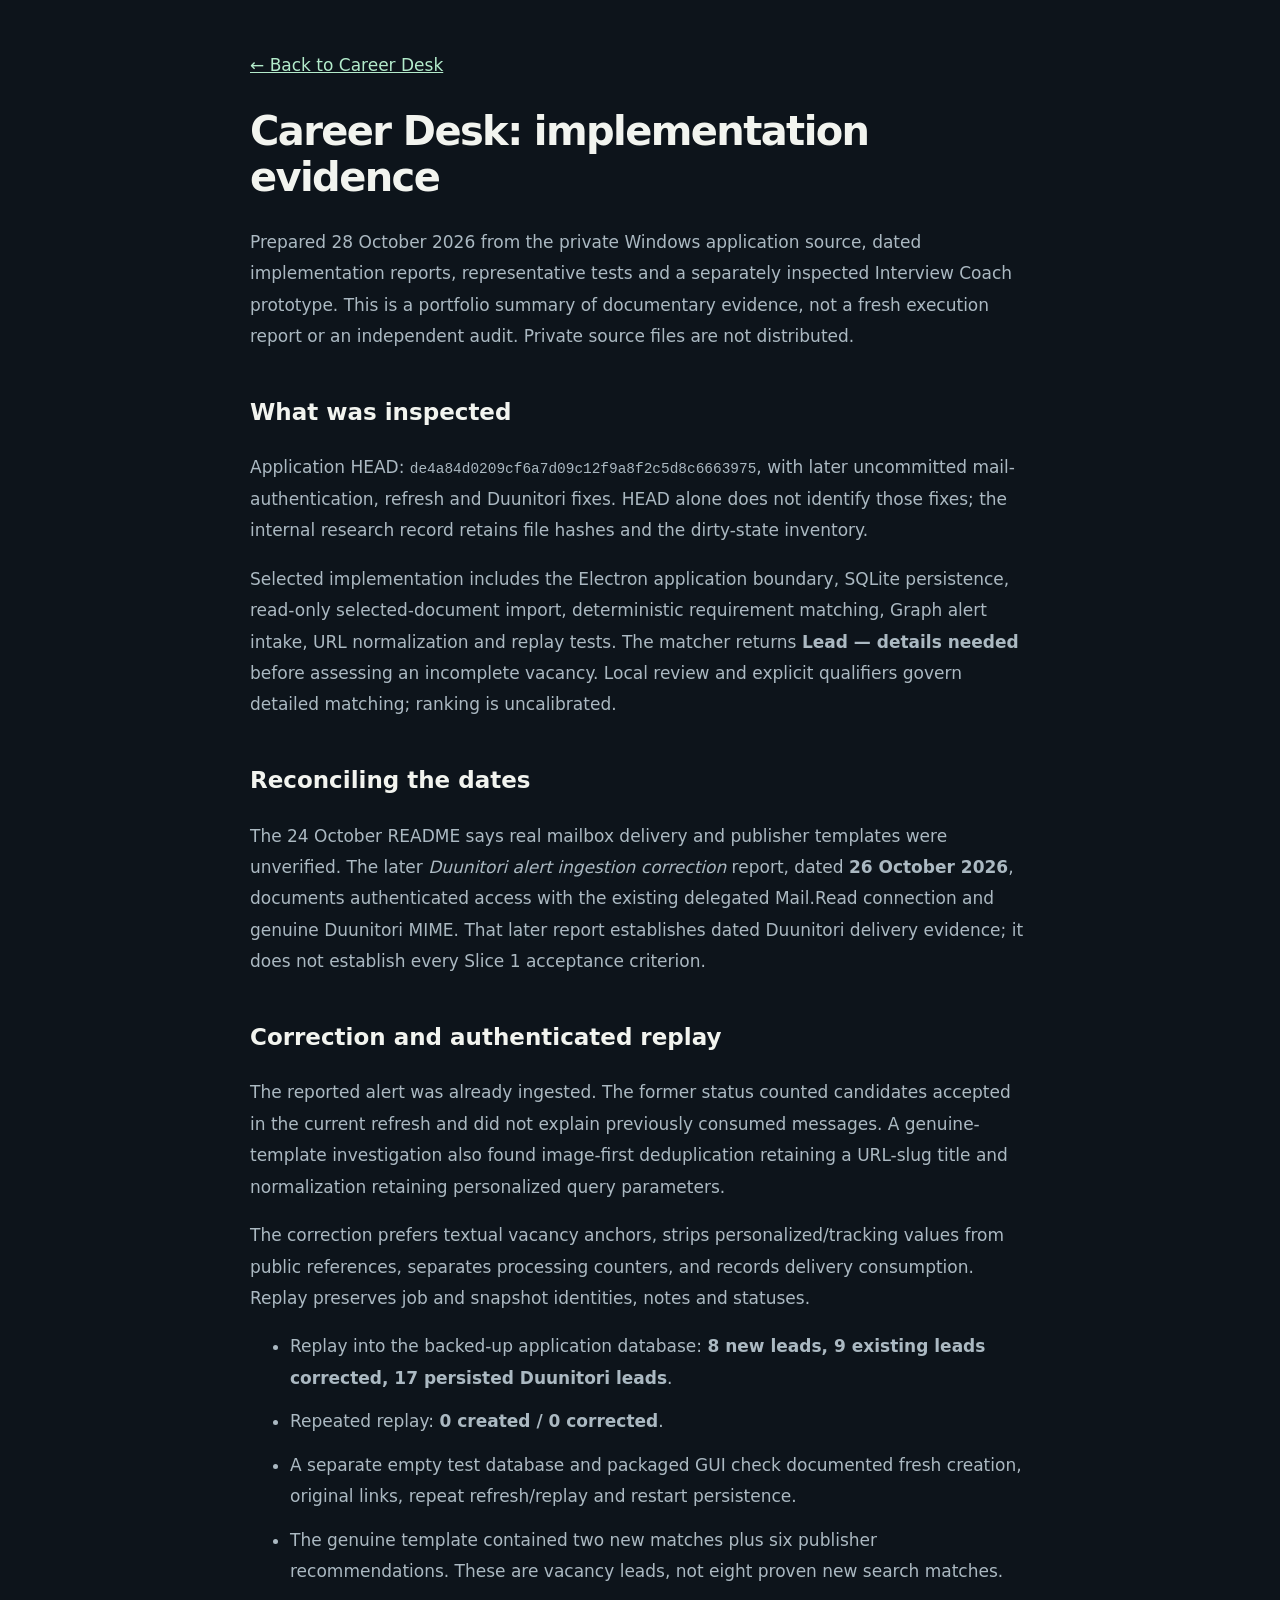
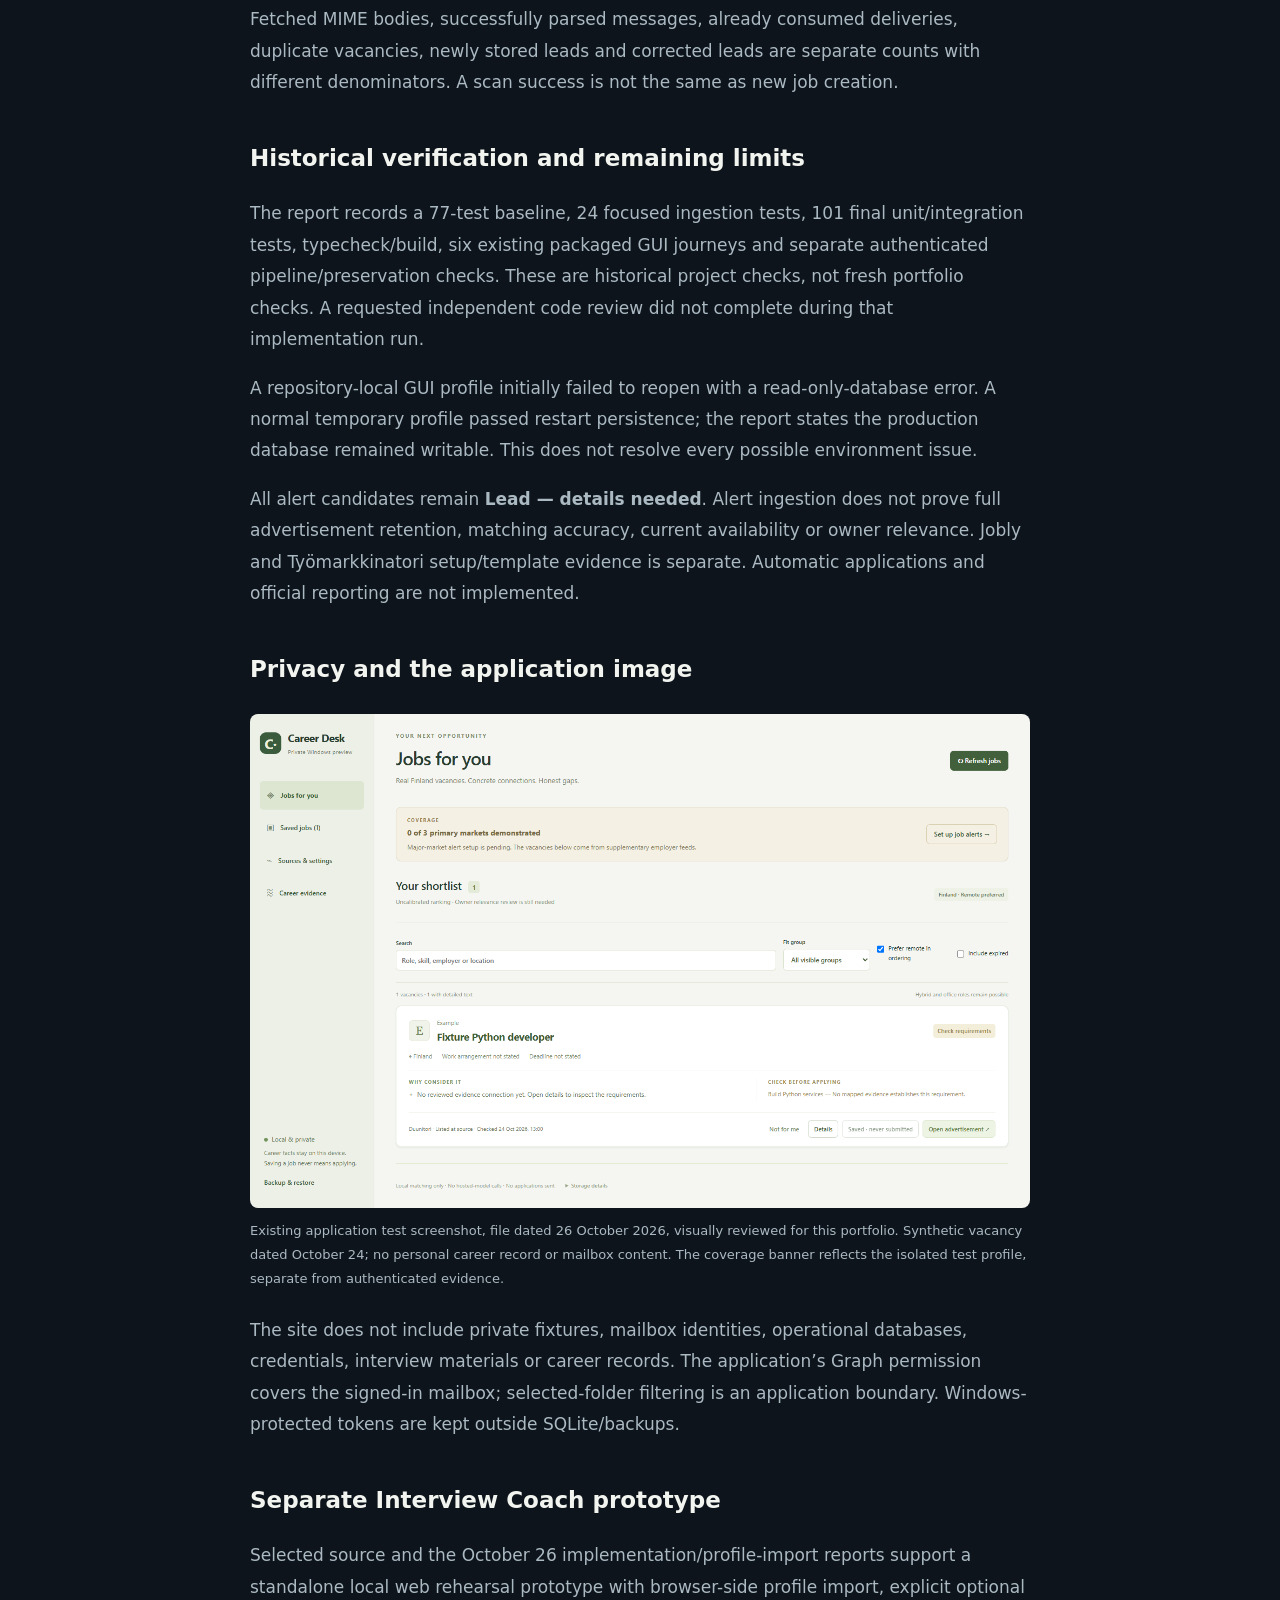
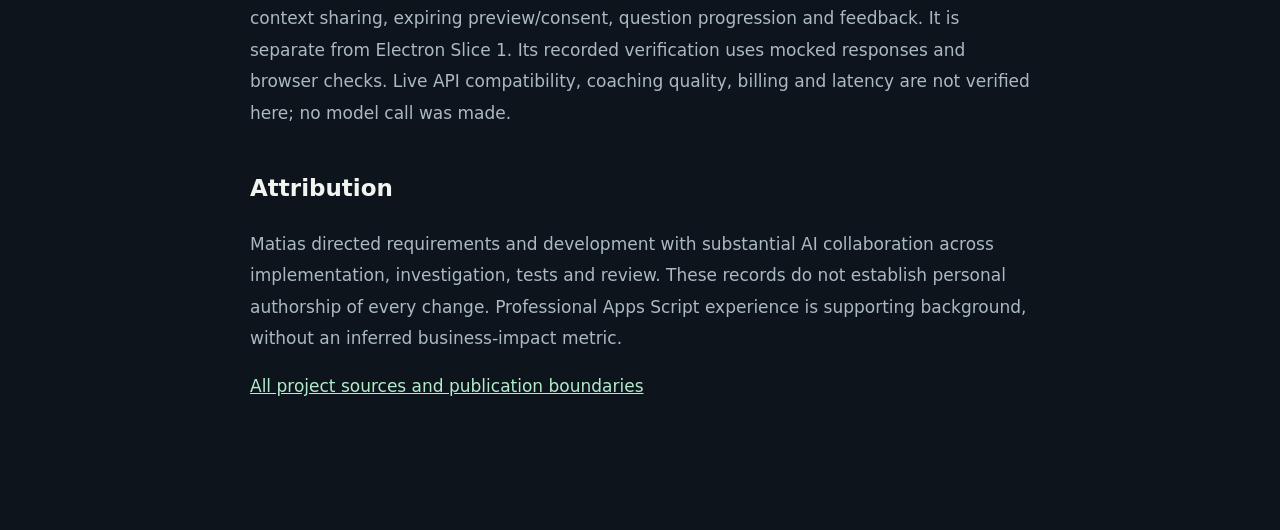
<file: career-desk-evidence.html>
<!doctype html>
<html lang="en"><head><meta charset="utf-8"><meta name="viewport" content="width=device-width,initial-scale=1"><meta name="theme-color" content="#0d141b"><title>Career Desk implementation evidence — Matias Laukka</title>
<style>body{font:17px/1.85 system-ui,sans-serif;background:#0d141b;color:#f2f4ef;margin:0}main{max-width:780px;margin:50px auto;padding:0 24px 60px}h1{font-size:40px;line-height:1.15;letter-spacing:-.04em}h2{font-size:23px;margin-top:38px}p,li{color:#abb9c2}a{color:#b3ebcb;overflow-wrap:anywhere}a:focus-visible{outline:2px solid #b3ebcb;outline-offset:4px}code{overflow-wrap:anywhere;font-size:.85em}li{margin:12px 0}img{width:100%;height:auto;border-radius:8px}figcaption{font-size:13px;color:#abb9c2}figure{margin:24px 0}</style></head>
<body><main><a href="./#career">← Back to Career Desk</a><h1>Career Desk: implementation evidence</h1>
<p>Prepared 28 October 2026 from the private Windows application source, dated implementation reports, representative tests and a separately inspected Interview Coach prototype. This is a portfolio summary of documentary evidence, not a fresh execution report or an independent audit. Private source files are not distributed.</p>
<h2>What was inspected</h2><p>Application HEAD: <code>de4a84d0209cf6a7d09c12f9a8f2c5d8c6663975</code>, with later uncommitted mail-authentication, refresh and Duunitori fixes. HEAD alone does not identify those fixes; the internal research record retains file hashes and the dirty-state inventory.</p>
<p>Selected implementation includes the Electron application boundary, SQLite persistence, read-only selected-document import, deterministic requirement matching, Graph alert intake, URL normalization and replay tests. The matcher returns <strong>Lead — details needed</strong> before assessing an incomplete vacancy. Local review and explicit qualifiers govern detailed matching; ranking is uncalibrated.</p>
<h2>Reconciling the dates</h2><p>The 24 October README says real mailbox delivery and publisher templates were unverified. The later <em>Duunitori alert ingestion correction</em> report, dated <strong>26 October 2026</strong>, documents authenticated access with the existing delegated Mail.Read connection and genuine Duunitori MIME. That later report establishes dated Duunitori delivery evidence; it does not establish every Slice 1 acceptance criterion.</p>
<h2>Correction and authenticated replay</h2><p>The reported alert was already ingested. The former status counted candidates accepted in the current refresh and did not explain previously consumed messages. A genuine-template investigation also found image-first deduplication retaining a URL-slug title and normalization retaining personalized query parameters.</p>
<p>The correction prefers textual vacancy anchors, strips personalized/tracking values from public references, separates processing counters, and records delivery consumption. Replay preserves job and snapshot identities, notes and statuses.</p>
<ul><li>Replay into the backed-up application database: <strong>8 new leads, 9 existing leads corrected, 17 persisted Duunitori leads</strong>.</li><li>Repeated replay: <strong>0 created / 0 corrected</strong>.</li><li>A separate empty test database and packaged GUI check documented fresh creation, original links, repeat refresh/replay and restart persistence.</li><li>The genuine template contained two new matches plus six publisher recommendations. These are vacancy leads, not eight proven new search matches.</li></ul>
<p>Fetched MIME bodies, successfully parsed messages, already consumed deliveries, duplicate vacancies, newly stored leads and corrected leads are separate counts with different denominators. A scan success is not the same as new job creation.</p>
<h2>Historical verification and remaining limits</h2><p>The report records a 77-test baseline, 24 focused ingestion tests, 101 final unit/integration tests, typecheck/build, six existing packaged GUI journeys and separate authenticated pipeline/preservation checks. These are historical project checks, not fresh portfolio checks. A requested independent code review did not complete during that implementation run.</p>
<p>A repository-local GUI profile initially failed to reopen with a read-only-database error. A normal temporary profile passed restart persistence; the report states the production database remained writable. This does not resolve every possible environment issue.</p>
<p>All alert candidates remain <strong>Lead — details needed</strong>. Alert ingestion does not prove full advertisement retention, matching accuracy, current availability or owner relevance. Jobly and Työmarkkinatori setup/template evidence is separate. Automatic applications and official reporting are not implemented.</p>
<h2>Privacy and the application image</h2><figure><img src="./images/career-desk-fixture.png" width="1444" height="915" alt="Historical Career Desk test dashboard with one synthetic Fixture Python developer vacancy"><figcaption>Existing application test screenshot, file dated 26 October 2026, visually reviewed for this portfolio. Synthetic vacancy dated October 24; no personal career record or mailbox content. The coverage banner reflects the isolated test profile, separate from authenticated evidence.</figcaption></figure>
<p>The site does not include private fixtures, mailbox identities, operational databases, credentials, interview materials or career records. The application’s Graph permission covers the signed-in mailbox; selected-folder filtering is an application boundary. Windows-protected tokens are kept outside SQLite/backups.</p>
<h2>Separate Interview Coach prototype</h2><p>Selected source and the October 26 implementation/profile-import reports support a standalone local web rehearsal prototype with browser-side profile import, explicit optional context sharing, expiring preview/consent, question progression and feedback. It is separate from Electron Slice 1. Its recorded verification uses mocked responses and browser checks. Live API compatibility, coaching quality, billing and latency are not verified here; no model call was made.</p>
<h2>Attribution</h2><p>Matias directed requirements and development with substantial AI collaboration across implementation, investigation, tests and review. These records do not establish personal authorship of every change. Professional Apps Script experience is supporting background, without an inferred business-impact metric.</p>
<p><a href="./evidence.html">All project sources and publication boundaries</a></p></main></body></html>
</file>
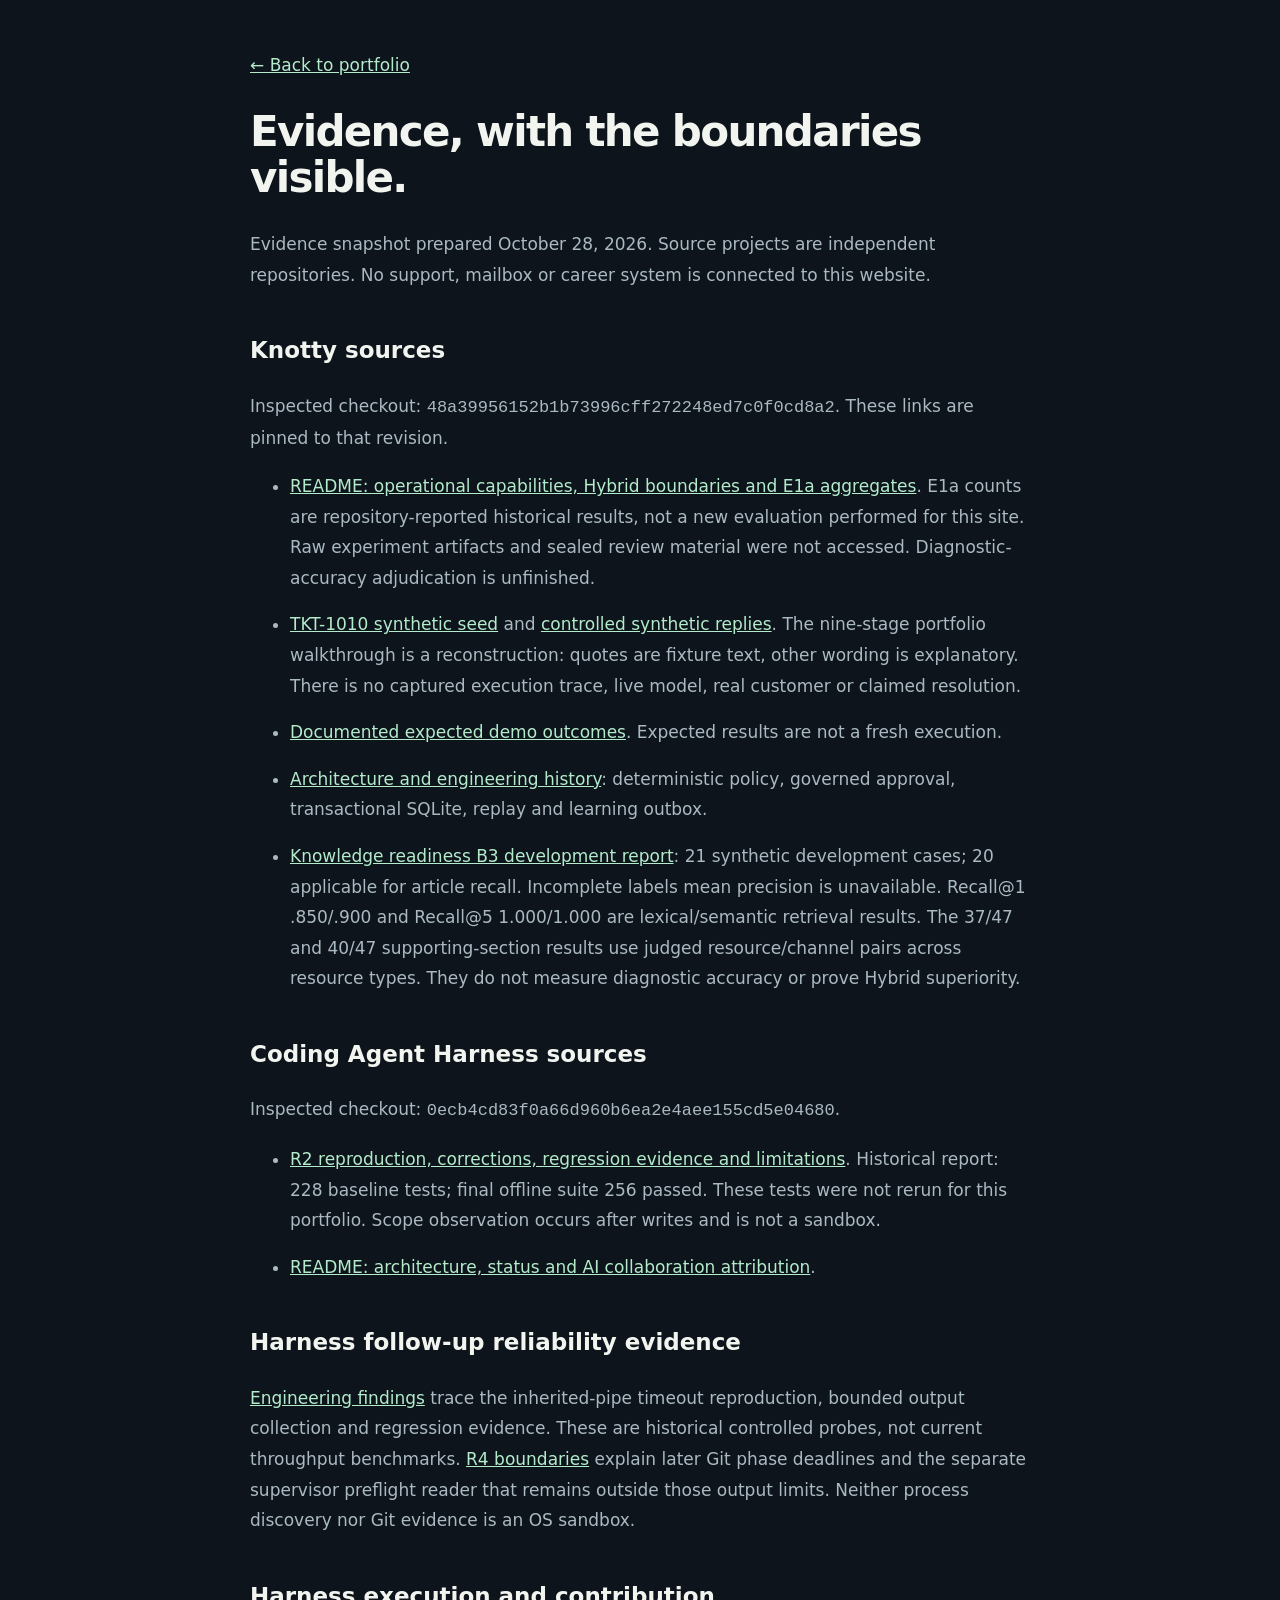
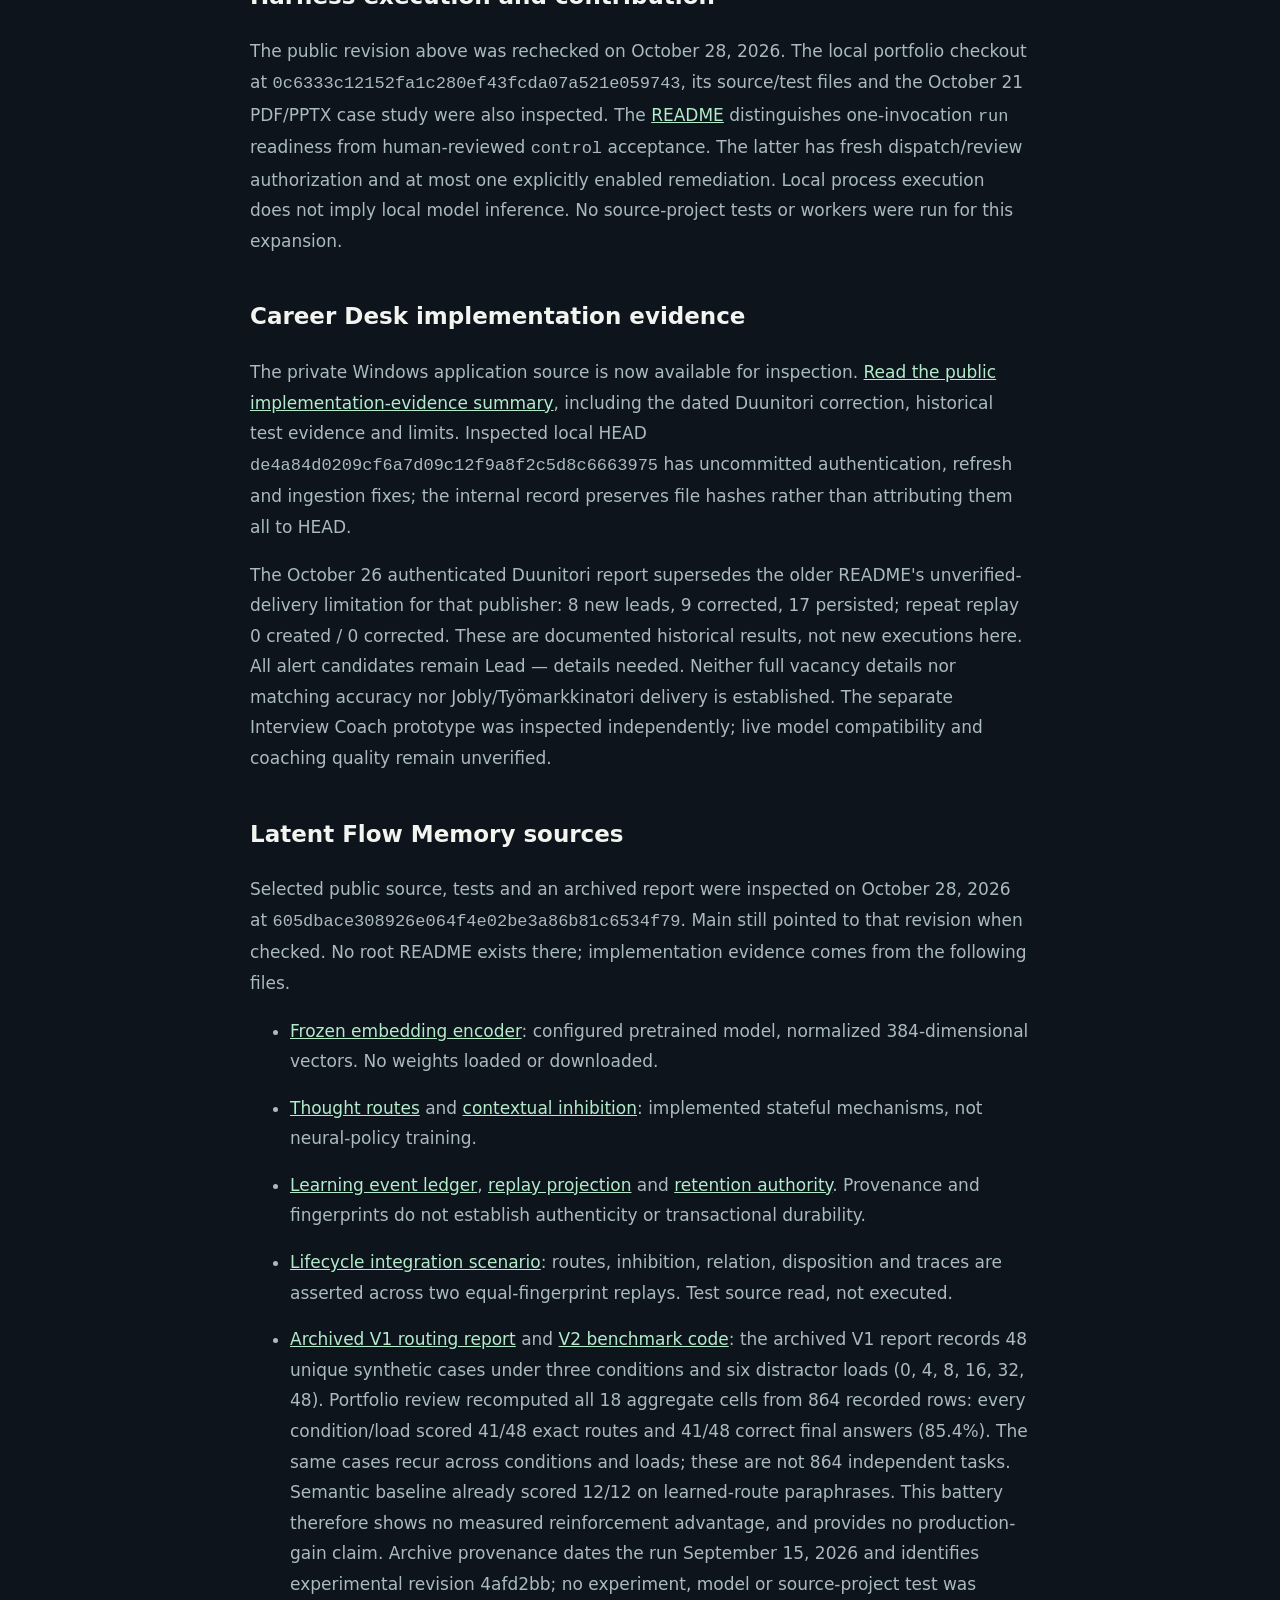
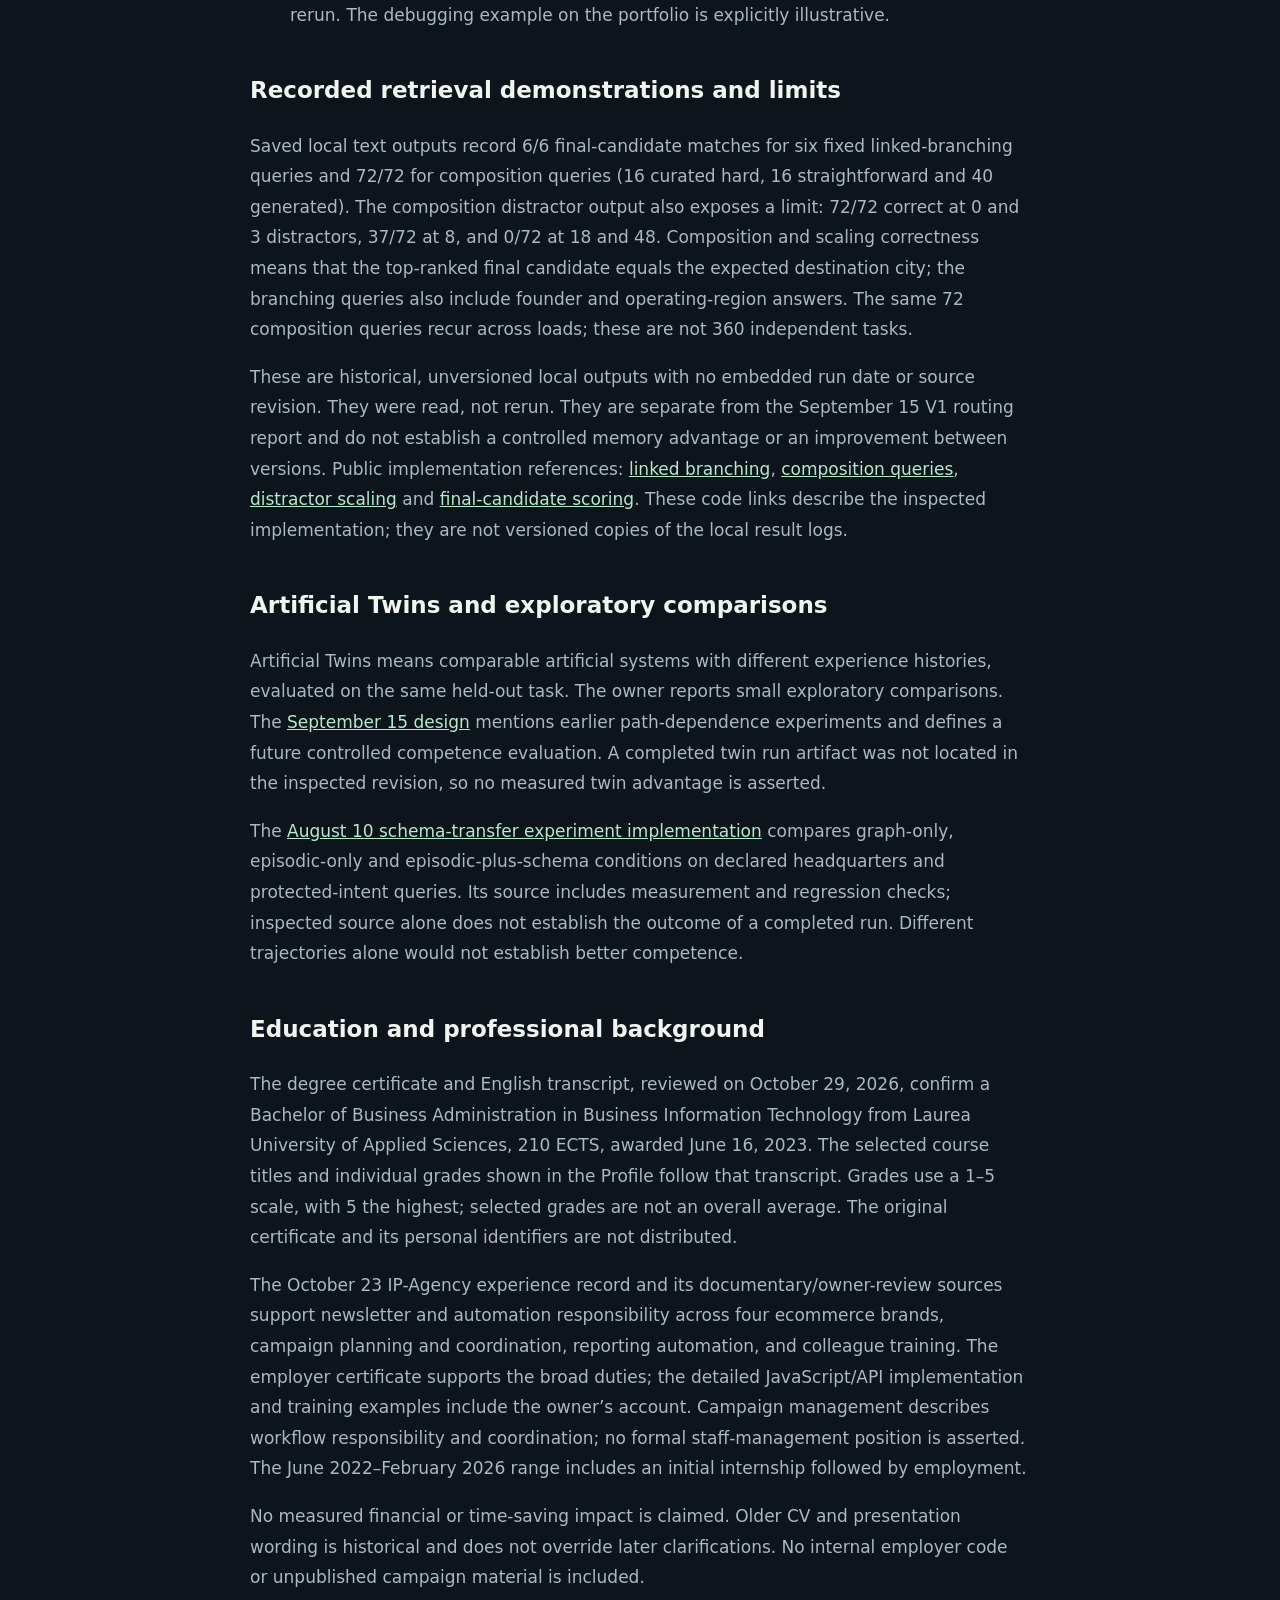
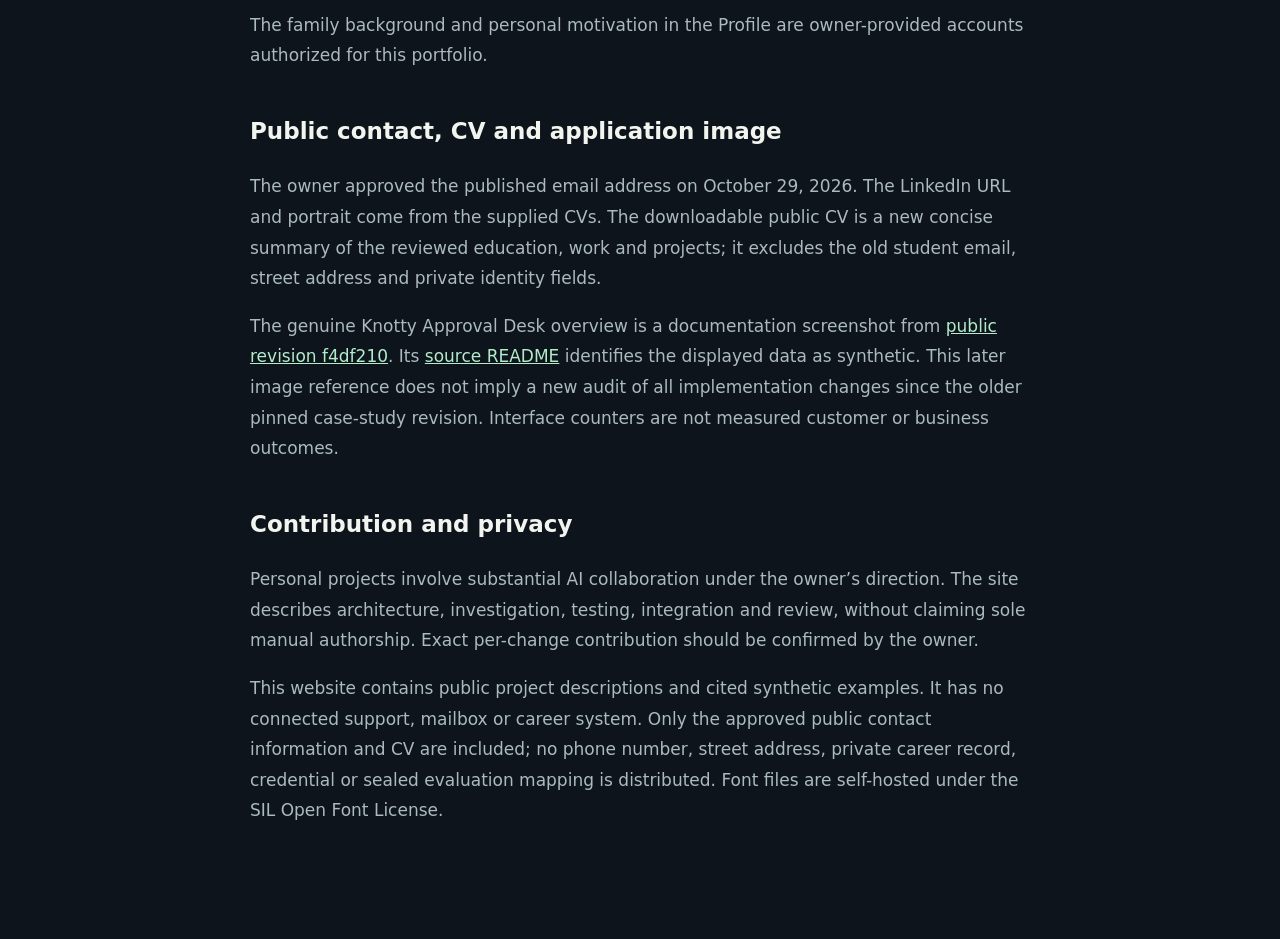
<file: evidence.html>
<!doctype html>
<html lang="en">
  <head>
    <meta charset="utf-8" />
    <meta name="viewport" content="width=device-width,initial-scale=1" />
    <meta name="theme-color" content="#0d141b" />
    <title>Evidence & publication notes — Matias Laukka</title>
    <style>
      body {
        font:
          17px/1.8 system-ui,
          sans-serif;
        background: #0d141b;
        color: #f2f4ef;
        margin: 0;
      }
      main {
        max-width: 780px;
        margin: 50px auto;
        padding: 0 24px 60px;
      }
      h1 {
        font-size: 42px;
        line-height: 1.1;
        letter-spacing: -0.04em;
      }
      h2 {
        font-size: 23px;
        margin-top: 40px;
      }
      p,
      li {
        color: #abb9c2;
      }
      a {
        color: #b3ebcb;
        overflow-wrap: anywhere;
      }
      li {
        margin-bottom: 16px;
      }
      a:focus-visible {
        outline: 2px solid #b3ebcb;
        outline-offset: 4px;
      }
      small {
        font-size: 13px;
      }
      code {
        overflow-wrap: anywhere;
      }
    </style>
  </head>
  <body>
    <main>
      <a href="./">← Back to portfolio</a>
      <h1>Evidence, with the boundaries visible.</h1>
      <p>
        Evidence snapshot prepared October 28, 2026. Source projects are
        independent repositories. No support, mailbox or career system is
        connected to this website.
      </p>
      <h2>Knotty sources</h2>
      <p>
        Inspected checkout:
        <code>48a39956152b1b73996cff272248ed7c0f0cd8a2</code>. These links are
        pinned to that revision.
      </p>
      <ul>
        <li>
          <a
            href="https://github.com/MatiasLaukka/Support-Ticket-Triage-MCP/blob/48a39956152b1b73996cff272248ed7c0f0cd8a2/README.md"
            >README: operational capabilities, Hybrid boundaries and E1a
            aggregates</a
          >. E1a counts are repository-reported historical results, not a new
          evaluation performed for this site. Raw experiment artifacts and
          sealed review material were not accessed. Diagnostic-accuracy
          adjudication is unfinished.
        </li>
        <li>
          <a
            href="https://github.com/MatiasLaukka/Support-Ticket-Triage-MCP/blob/48a39956152b1b73996cff272248ed7c0f0cd8a2/data/seed/tickets.json#L352"
            >TKT-1010 synthetic seed</a
          >
          and
          <a
            href="https://github.com/MatiasLaukka/Support-Ticket-Triage-MCP/blob/48a39956152b1b73996cff272248ed7c0f0cd8a2/src/approval-desk/automatic-customer-replies.ts#L256"
            >controlled synthetic replies</a
          >. The nine-stage portfolio walkthrough is a reconstruction: quotes
          are fixture text, other wording is explanatory. There is no captured
          execution trace, live model, real customer or claimed resolution.
        </li>
        <li>
          <a
            href="https://github.com/MatiasLaukka/Support-Ticket-Triage-MCP/blob/48a39956152b1b73996cff272248ed7c0f0cd8a2/docs/demo-results.md"
            >Documented expected demo outcomes</a
          >. Expected results are not a fresh execution.
        </li>
        <li>
          <a
            href="https://github.com/MatiasLaukka/Support-Ticket-Triage-MCP/blob/48a39956152b1b73996cff272248ed7c0f0cd8a2/docs/case-study.md"
            >Architecture and engineering history</a
          >: deterministic policy, governed approval, transactional SQLite,
          replay and learning outbox.
        </li>
        <li>
          <a
            href="https://github.com/MatiasLaukka/Support-Ticket-Triage-MCP/blob/48a39956152b1b73996cff272248ed7c0f0cd8a2/reports/retrieval/knowledge-readiness-v1/README.md"
            >Knowledge readiness B3 development report</a
          >: 21 synthetic development cases; 20 applicable for article recall.
          Incomplete labels mean precision is unavailable. Recall@1 .850/.900
          and Recall@5 1.000/1.000 are lexical/semantic retrieval results. The
          37/47 and 40/47 supporting-section results use judged resource/channel
          pairs across resource types. They do not measure diagnostic accuracy
          or prove Hybrid superiority.
        </li>
      </ul>
      <h2>Coding Agent Harness sources</h2>
      <p>
        Inspected checkout:
        <code>0ecb4cd83f0a66d960b6ea2e4aee155cd5e04680</code>.
      </p>
      <ul>
        <li>
          <a
            href="https://github.com/MatiasLaukka/coding-agent-harness/blob/0ecb4cd83f0a66d960b6ea2e4aee155cd5e04680/docs/reliability-r2-findings.md"
            >R2 reproduction, corrections, regression evidence and
            limitations</a
          >. Historical report: 228 baseline tests; final offline suite 256
          passed. These tests were not rerun for this portfolio. Scope
          observation occurs after writes and is not a sandbox.
        </li>
        <li>
          <a
            href="https://github.com/MatiasLaukka/coding-agent-harness/blob/0ecb4cd83f0a66d960b6ea2e4aee155cd5e04680/README.md"
            >README: architecture, status and AI collaboration attribution</a
          >.
        </li>
      </ul>
      <h2>Harness follow-up reliability evidence</h2>
      <p>
        <a
          href="https://github.com/MatiasLaukka/coding-agent-harness/blob/0ecb4cd83f0a66d960b6ea2e4aee155cd5e04680/docs/engineering-notes.md"
          >Engineering findings</a
        >
        trace the inherited-pipe timeout reproduction, bounded output collection
        and regression evidence. These are historical controlled probes, not
        current throughput benchmarks.
        <a
          href="https://github.com/MatiasLaukka/coding-agent-harness/blob/0ecb4cd83f0a66d960b6ea2e4aee155cd5e04680/docs/reliability-r4-bounded-git.md"
          >R4 boundaries</a
        >
        explain later Git phase deadlines and the separate supervisor preflight
        reader that remains outside those output limits. Neither process
        discovery nor Git evidence is an OS sandbox.
      </p>
      <h2>Harness execution and contribution</h2>
      <p>The public revision above was rechecked on October 28, 2026. The local portfolio checkout at <code>0c6333c12152fa1c280ef43fcda07a521e059743</code>, its source/test files and the October 21 PDF/PPTX case study were also inspected. The <a href="https://github.com/MatiasLaukka/coding-agent-harness/blob/0ecb4cd83f0a66d960b6ea2e4aee155cd5e04680/README.md">README</a> distinguishes one-invocation <code>run</code> readiness from human-reviewed <code>control</code> acceptance. The latter has fresh dispatch/review authorization and at most one explicitly enabled remediation. Local process execution does not imply local model inference. No source-project tests or workers were run for this expansion.</p>
      <h2>Career Desk implementation evidence</h2>
      <p>The private Windows application source is now available for inspection. <a href="./career-desk-evidence.html">Read the public implementation-evidence summary</a>, including the dated Duunitori correction, historical test evidence and limits. Inspected local HEAD <code>de4a84d0209cf6a7d09c12f9a8f2c5d8c6663975</code> has uncommitted authentication, refresh and ingestion fixes; the internal record preserves file hashes rather than attributing them all to HEAD.</p>
      <p>The October 26 authenticated Duunitori report supersedes the older README's unverified-delivery limitation for that publisher: 8 new leads, 9 corrected, 17 persisted; repeat replay 0 created / 0 corrected. These are documented historical results, not new executions here. All alert candidates remain Lead — details needed. Neither full vacancy details nor matching accuracy nor Jobly/Työmarkkinatori delivery is established. The separate Interview Coach prototype was inspected independently; live model compatibility and coaching quality remain unverified.</p>
      <h2>Latent Flow Memory sources</h2>
      <p>Selected public source, tests and an archived report were inspected on October 28, 2026 at <code>605dbace308926e064f4e02be3a86b81c6534f79</code>. Main still pointed to that revision when checked. No root README exists there; implementation evidence comes from the following files.</p>
      <ul>
        <li><a href="https://github.com/MatiasLaukka/latent-flow-memory/blob/605dbace308926e064f4e02be3a86b81c6534f79/src/encoder.py">Frozen embedding encoder</a>: configured pretrained model, normalized 384-dimensional vectors. No weights loaded or downloaded.</li>
        <li><a href="https://github.com/MatiasLaukka/latent-flow-memory/blob/605dbace308926e064f4e02be3a86b81c6534f79/src/thought_routes.py">Thought routes</a> and <a href="https://github.com/MatiasLaukka/latent-flow-memory/blob/605dbace308926e064f4e02be3a86b81c6534f79/src/route_inhibition.py">contextual inhibition</a>: implemented stateful mechanisms, not neural-policy training.</li>
        <li><a href="https://github.com/MatiasLaukka/latent-flow-memory/blob/605dbace308926e064f4e02be3a86b81c6534f79/src/learning_events.py">Learning event ledger</a>, <a href="https://github.com/MatiasLaukka/latent-flow-memory/blob/605dbace308926e064f4e02be3a86b81c6534f79/src/memory_replay.py">replay projection</a> and <a href="https://github.com/MatiasLaukka/latent-flow-memory/blob/605dbace308926e064f4e02be3a86b81c6534f79/src/retention.py">retention authority</a>. Provenance and fingerprints do not establish authenticity or transactional durability.</li>
        <li><a href="https://github.com/MatiasLaukka/latent-flow-memory/blob/605dbace308926e064f4e02be3a86b81c6534f79/tests/test_memory_lifecycle_integration.py">Lifecycle integration scenario</a>: routes, inhibition, relation, disposition and traces are asserted across two equal-fingerprint replays. Test source read, not executed.</li>
        <li><a href="https://github.com/MatiasLaukka/latent-flow-memory/blob/605dbace308926e064f4e02be3a86b81c6534f79/reports/experience-routing/latest.json">Archived V1 routing report</a> and <a href="https://github.com/MatiasLaukka/latent-flow-memory/blob/605dbace308926e064f4e02be3a86b81c6534f79/src/benchmarking/experience_routing_v2.py">V2 benchmark code</a>: the archived V1 report records 48 unique synthetic cases under three conditions and six distractor loads (0, 4, 8, 16, 32, 48). Portfolio review recomputed all 18 aggregate cells from 864 recorded rows: every condition/load scored 41/48 exact routes and 41/48 correct final answers (85.4%). The same cases recur across conditions and loads; these are not 864 independent tasks. Semantic baseline already scored 12/12 on learned-route paraphrases. This battery therefore shows no measured reinforcement advantage, and provides no production-gain claim. Archive provenance dates the run September 15, 2026 and identifies experimental revision 4afd2bb; no experiment, model or source-project test was rerun. The debugging example on the portfolio is explicitly illustrative.</li>
      </ul>
      <h2>Recorded retrieval demonstrations and limits</h2>
      <p>Saved local text outputs record 6/6 final-candidate matches for six fixed linked-branching queries and 72/72 for composition queries (16 curated hard, 16 straightforward and 40 generated). The composition distractor output also exposes a limit: 72/72 correct at 0 and 3 distractors, 37/72 at 8, and 0/72 at 18 and 48. Composition and scaling correctness means that the top-ranked final candidate equals the expected destination city; the branching queries also include founder and operating-region answers. The same 72 composition queries recur across loads; these are not 360 independent tasks.</p>
      <p>These are historical, unversioned local outputs with no embedded run date or source revision. They were read, not rerun. They are separate from the September 15 V1 routing report and do not establish a controlled memory advantage or an improvement between versions. Public implementation references: <a href="https://github.com/MatiasLaukka/latent-flow-memory/blob/605dbace308926e064f4e02be3a86b81c6534f79/experiments/linked_flow_branching.py">linked branching</a>, <a href="https://github.com/MatiasLaukka/latent-flow-memory/blob/605dbace308926e064f4e02be3a86b81c6534f79/experiments/composition_robustness.py">composition queries</a>, <a href="https://github.com/MatiasLaukka/latent-flow-memory/blob/605dbace308926e064f4e02be3a86b81c6534f79/experiments/composition_distractor_scaling.py">distractor scaling</a> and <a href="https://github.com/MatiasLaukka/latent-flow-memory/blob/605dbace308926e064f4e02be3a86b81c6534f79/src/robustness.py">final-candidate scoring</a>. These code links describe the inspected implementation; they are not versioned copies of the local result logs.</p>
      <h2>Artificial Twins and exploratory comparisons</h2>
      <p>Artificial Twins means comparable artificial systems with different experience histories, evaluated on the same held-out task. The owner reports small exploratory comparisons. The <a href="https://github.com/MatiasLaukka/latent-flow-memory/blob/605dbace308926e064f4e02be3a86b81c6534f79/docs/superpowers/specs/2026-09-15-latent-flow-memory-thoughtspace-foundation-design.md">September 15 design</a> mentions earlier path-dependence experiments and defines a future controlled competence evaluation. A completed twin run artifact was not located in the inspected revision, so no measured twin advantage is asserted.</p>
      <p>The <a href="https://github.com/MatiasLaukka/latent-flow-memory/blob/605dbace308926e064f4e02be3a86b81c6534f79/experiments/schema_consolidation.py">August 10 schema-transfer experiment implementation</a> compares graph-only, episodic-only and episodic-plus-schema conditions on declared headquarters and protected-intent queries. Its source includes measurement and regression checks; inspected source alone does not establish the outcome of a completed run. Different trajectories alone would not establish better competence.</p>
      <h2>Education and professional background</h2>
      <p>The degree certificate and English transcript, reviewed on October 29, 2026, confirm a Bachelor of Business Administration in Business Information Technology from Laurea University of Applied Sciences, 210 ECTS, awarded June 16, 2023. The selected course titles and individual grades shown in the Profile follow that transcript. Grades use a 1–5 scale, with 5 the highest; selected grades are not an overall average. The original certificate and its personal identifiers are not distributed.</p>
      <p>The October 23 IP-Agency experience record and its documentary/owner-review sources support newsletter and automation responsibility across four ecommerce brands, campaign planning and coordination, reporting automation, and colleague training. The employer certificate supports the broad duties; the detailed JavaScript/API implementation and training examples include the owner’s account. Campaign management describes workflow responsibility and coordination; no formal staff-management position is asserted. The June 2022–February 2026 range includes an initial internship followed by employment.</p>
      <p>No measured financial or time-saving impact is claimed. Older CV and presentation wording is historical and does not override later clarifications. No internal employer code or unpublished campaign material is included.</p>
      <p>The family background and personal motivation in the Profile are owner-provided accounts authorized for this portfolio.</p>
      <h2>Public contact, CV and application image</h2>
      <p>The owner approved the published email address on October 29, 2026. The LinkedIn URL and portrait come from the supplied CVs. The downloadable public CV is a new concise summary of the reviewed education, work and projects; it excludes the old student email, street address and private identity fields.</p>
      <p>The genuine Knotty Approval Desk overview is a documentation screenshot from <a href="https://github.com/MatiasLaukka/Support-Ticket-Triage-MCP/blob/f4df210443151f70d94f4e47efe65b18fce18e96/docs/assets/approval-desk-overview.png">public revision f4df210</a>. Its <a href="https://github.com/MatiasLaukka/Support-Ticket-Triage-MCP/blob/f4df210443151f70d94f4e47efe65b18fce18e96/README.md#screenshots">source README</a> identifies the displayed data as synthetic. This later image reference does not imply a new audit of all implementation changes since the older pinned case-study revision. Interface counters are not measured customer or business outcomes.</p>
      <h2>Contribution and privacy</h2>
      <p>
        Personal projects involve substantial AI collaboration under the owner’s
        direction. The site describes architecture, investigation, testing,
        integration and review, without claiming sole manual authorship. Exact
        per-change contribution should be confirmed by the owner.
      </p>
      <p>
        This website contains public project descriptions and cited synthetic
        examples. It has no connected support, mailbox or career system. Only the approved public contact information and CV are included; no phone number, street address, private career record, credential or sealed evaluation mapping is distributed. Font files are self-hosted under the SIL
        Open Font License.
      </p>
    </main>
  </body>
</html>
</file>
